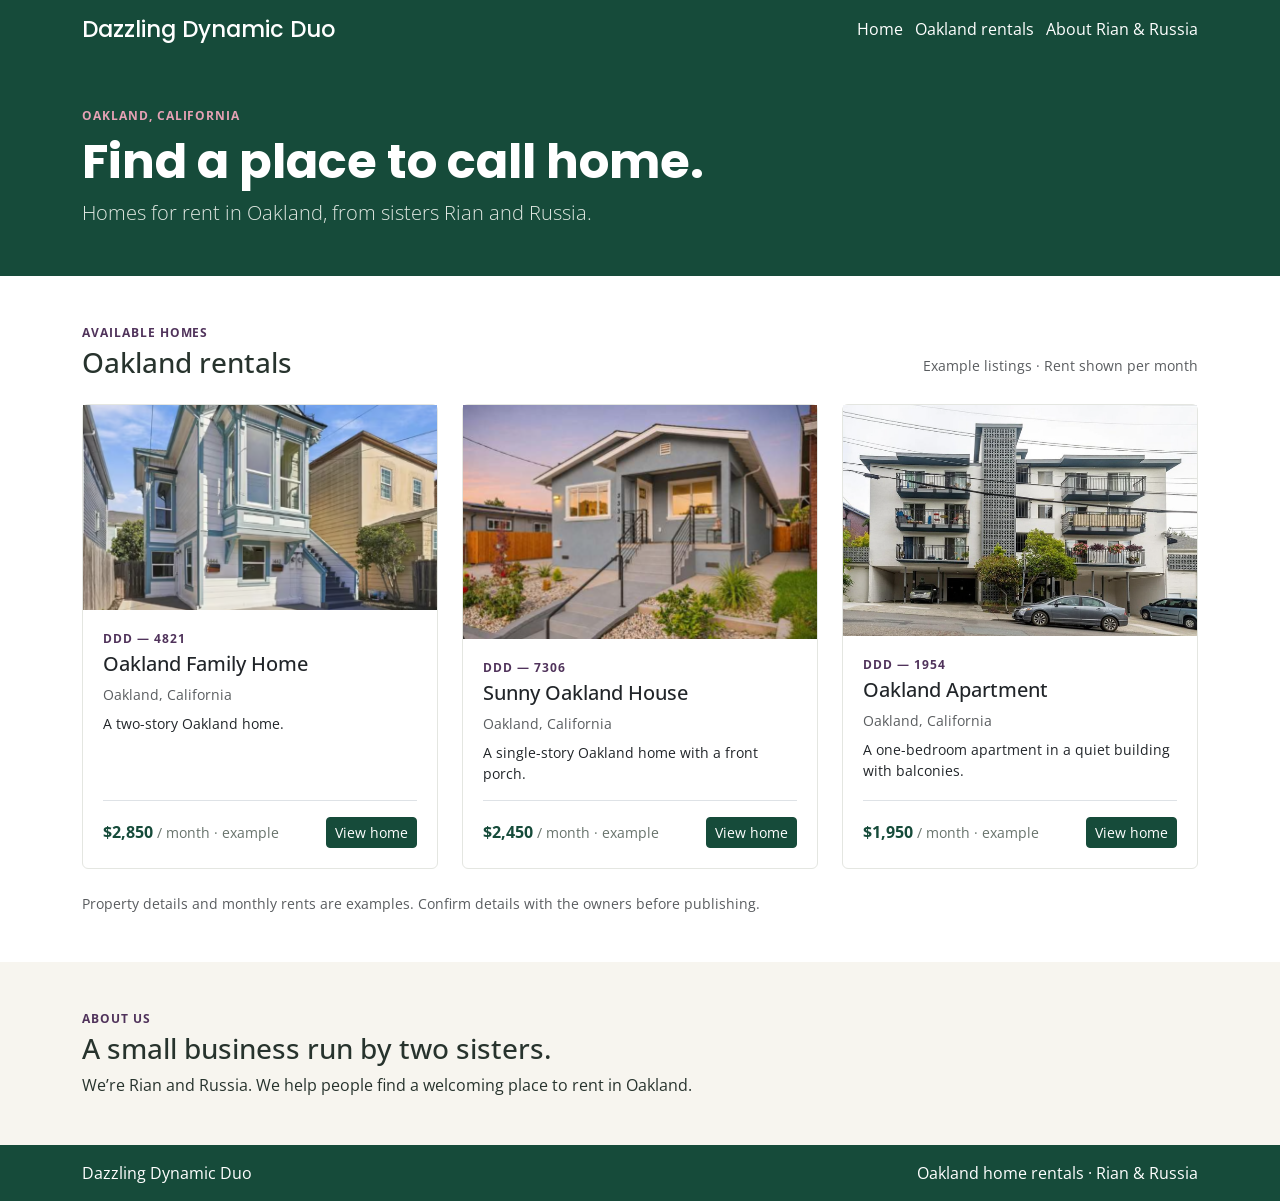
<file: index.html>
<!doctype html>
<html lang="en">
<head>
  <meta charset="utf-8">
  <meta name="viewport" content="width=device-width, initial-scale=1">
  <title>Dazzling Dynamic Duo | Oakland Homes for Rent</title>
  <link href="https://fonts.googleapis.com/css2?family=Open+Sans:wght@400;600;700&family=Poppins:wght@400;600;700&display=swap" rel="stylesheet">
  <link href="https://cdn.jsdelivr.net/npm/bootstrap@5.3.3/dist/css/bootstrap.min.css" rel="stylesheet">
  <link rel="stylesheet" href="style.css">
</head>
<body>
  <header class="site-header">
    <div class="container">
      <h1 id="site-title"><a href="index.html">Dazzling Dynamic Duo</a></h1>
      <nav aria-label="Main navigation">
        <a href="index.html" class="nav-link">Home</a>
        <a href="index.html#homes" class="nav-link">Oakland rentals</a>
        <a href="index.html#about" class="nav-link">About Rian &amp; Russia</a>
      </nav>
    </div>
  </header>

  <main>
    <header class="intro">
      <div class="container py-5">
        <p class="eyebrow mb-2">OAKLAND, CALIFORNIA</p>
        <h1 class="display-5 fw-bold">Find a place to call home.</h1>
        <p class="lead mb-0">Homes for rent in Oakland, from sisters Rian and Russia.</p>
      </div>
    </header>

    <section class="container py-5" id="homes">
      <div class="d-flex flex-wrap justify-content-between align-items-end gap-2 mb-4">
        <div><p class="eyebrow mb-1">AVAILABLE HOMES</p><h2 class="h3 mb-0">Oakland rentals</h2></div>
        <p class="small text-muted mb-1">Example listings · Rent shown per month</p>
      </div>
      <div class="row g-4">
        <article class="col-md-6 col-lg-4">
          <div class="card listing-card h-100">
            <div class="home-photo"><img src="assets/property-4821.png" alt="Oakland two-story house with exterior stairs"></div>
            <div class="card-body d-flex flex-column">
              <p class="eyebrow mb-1">DDD — 4821</p>
              <h3 class="h5">Oakland Family Home</h3>
              <p class="text-muted small mb-2">Oakland, California</p>
              <p class="small">A two-story Oakland home.</p>
              <div class="d-flex justify-content-between align-items-center mt-auto pt-3 border-top">
                <strong class="rent">$2,850 <span>/ month · example</span></strong>
                <a class="btn btn-primary btn-sm" href="property-4821.html">View home</a>
              </div>
            </div>
          </div>
        </article>
        <article class="col-md-6 col-lg-4">
          <div class="card listing-card h-100">
            <div class="home-photo"><img src="assets/property-7306.png" alt="Oakland single-story home with a front porch"></div>
            <div class="card-body d-flex flex-column">
              <p class="eyebrow mb-1">DDD — 7306</p>
              <h3 class="h5">Sunny Oakland House</h3>
              <p class="text-muted small mb-2">Oakland, California</p>
              <p class="small">A single-story Oakland home with a front porch.</p>
              <div class="d-flex justify-content-between align-items-center mt-auto pt-3 border-top">
                <strong class="rent">$2,450 <span>/ month · example</span></strong>
                <a class="btn btn-primary btn-sm" href="property-7306.html">View home</a>
              </div>
            </div>
          </div>
        </article>
        <article class="col-md-6 col-lg-4">
          <div class="card listing-card h-100">
            <div class="home-photo"><img src="assets/property-1954.png" alt="Oakland apartment building with balconies"></div>
            <div class="card-body d-flex flex-column">
              <p class="eyebrow mb-1">DDD — 1954</p>
              <h3 class="h5">Oakland Apartment</h3>
              <p class="text-muted small mb-2">Oakland, California</p>
              <p class="small">A one-bedroom apartment in a quiet building with balconies.
              </p>
              <div class="d-flex justify-content-between align-items-center mt-auto pt-3 border-top">
                <strong class="rent">$1,950 <span>/ month · example</span></strong>
                <a class="btn btn-primary btn-sm" href="property-1954.html">View home</a>
              </div>
            </div>
          </div>
        </article>
      </div>
      <p class="small text-muted mt-4 mb-0">Property details and monthly rents are examples. Confirm details with the owners before publishing.</p>
    </section>

    <section class="about-section py-5" id="about">
      <div class="container">
        <p class="eyebrow mb-1">ABOUT US</p>
        <h2 class="h3">A small business run by two sisters.</h2>
        <p class="mb-0">We’re Rian and Russia. We help people find a welcoming place to rent in Oakland.</p>
      </div>
    </section>
  </main>

  <footer class="site-footer py-3"><div class="container d-flex flex-wrap justify-content-between gap-2"><a href="index.html">Dazzling Dynamic Duo</a><span>Oakland home rentals · Rian &amp; Russia</span></div></footer>
  <script src="https://cdn.jsdelivr.net/npm/bootstrap@5.3.3/dist/js/bootstrap.bundle.min.js"></script>
</body>
</html>
</file>
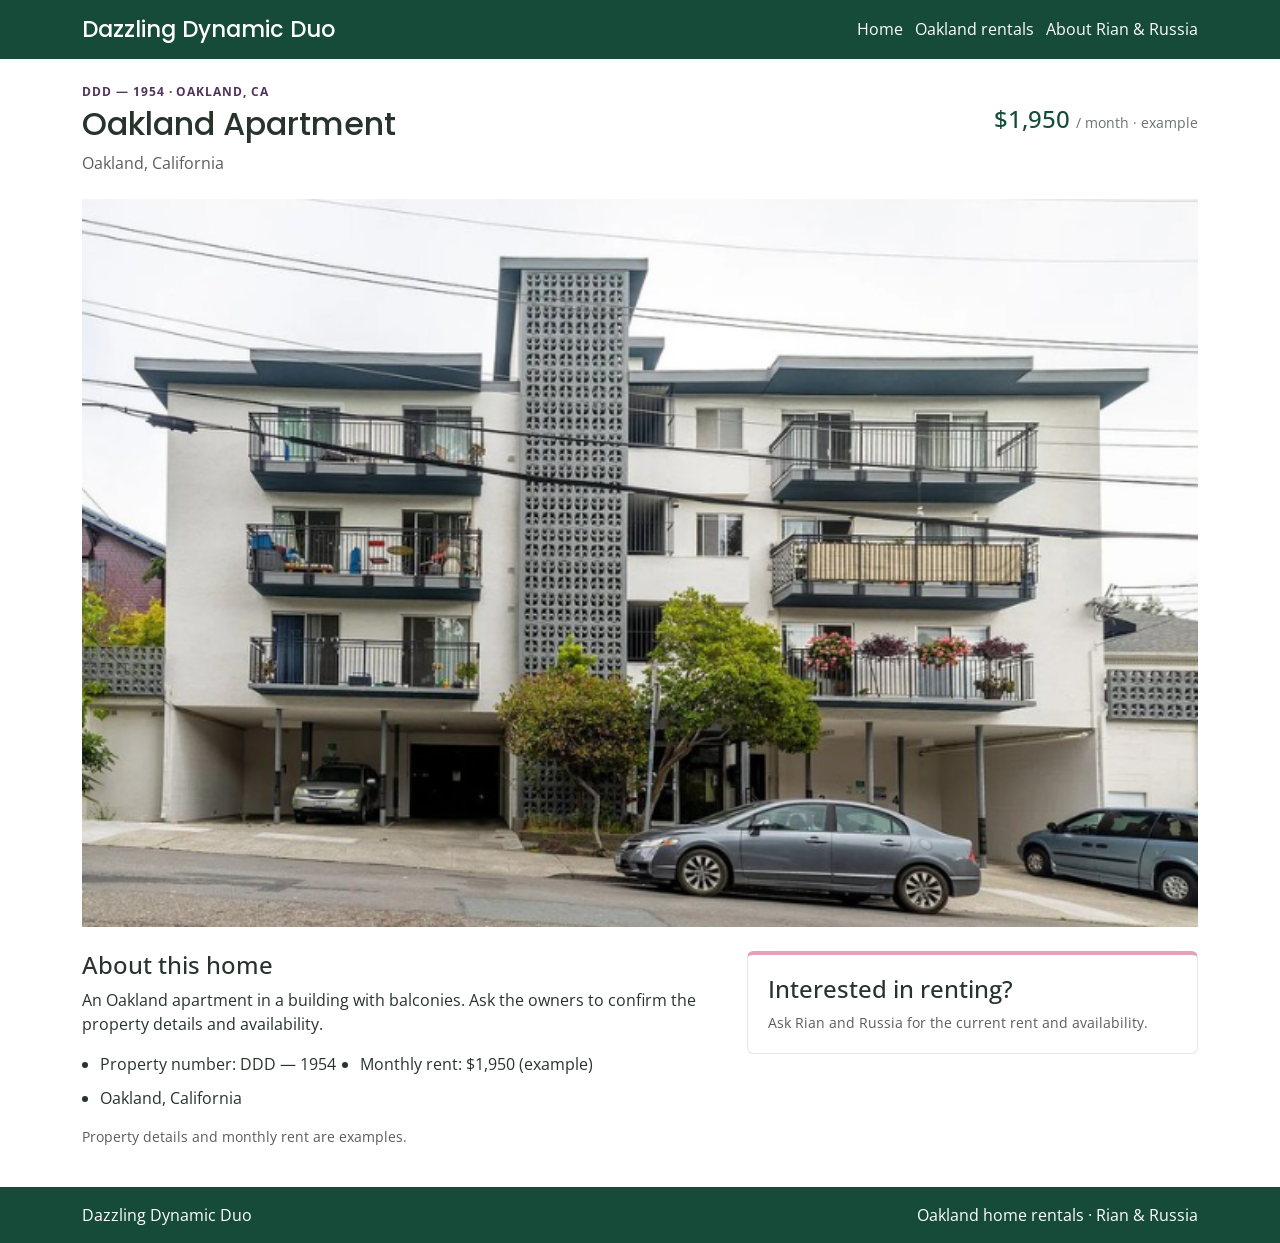
<file: property-1954.html>
<!doctype html>
<html lang="en">
<head>
  <meta charset="utf-8">
  <meta name="viewport" content="width=device-width, initial-scale=1">
  <title>Oakland Garden Home | Dazzling Dynamic Duo</title>
  <link href="https://fonts.googleapis.com/css2?family=Open+Sans:wght@400;600;700&family=Poppins:wght@400;600;700&display=swap" rel="stylesheet">
  <link href="https://cdn.jsdelivr.net/npm/bootstrap@5.3.3/dist/css/bootstrap.min.css" rel="stylesheet">
  <link rel="stylesheet" href="style.css">
</head>
<body>
  <header class="site-header"><div class="container"><h1 id="site-title"><a href="index.html">Dazzling Dynamic Duo</a></h1><nav aria-label="Main navigation"><a href="index.html" class="nav-link">Home</a><a href="index.html#homes" class="nav-link">Oakland rentals</a><a href="index.html#about" class="nav-link">About Rian &amp; Russia</a></nav></div></header>
  <main class="container py-4">
    <p class="eyebrow mb-1">DDD — 1954 · OAKLAND, CA</p>
    <div class="d-flex flex-wrap justify-content-between align-items-start gap-3 mb-4">
      <div><h1 class="h2">Oakland Apartment</h1><p class="text-muted mb-0">Oakland, California</p></div>
      <p class="rent h4 mb-0">$1,950 <span>/ month · example</span></p>
    </div>
    <div class="home-photo home-photo-large mb-4"><img src="assets/property-1954.png" alt="Oakland apartment building with balconies"></div>
    <div class="row g-4">
      <section class="col-lg-7">
        <h2 class="h4">About this home</h2>
        <p>An Oakland apartment in a building with balconies. Ask the owners to confirm the property details and availability.</p>
        <ul class="home-facts">
          <li>Property number: DDD — 1954</li><li>Monthly rent: $1,950 (example)</li><li>Oakland, California</li>
        </ul>
        <p class="small text-muted">Property details and monthly rent are examples.</p>
      </section>
      <section class="col-lg-5">
        <div class="inquiry-card">
          <h2 class="h4">Interested in renting?</h2>
          <p class="small text-muted mb-0">Ask Rian and Russia for the current rent and availability.</p>
        </div>
      </section>
    </div>
  </main>
  <footer class="site-footer py-3"><div class="container d-flex flex-wrap justify-content-between gap-2"><a href="index.html">Dazzling Dynamic Duo</a><span>Oakland home rentals · Rian &amp; Russia</span></div></footer>
  <script src="https://cdn.jsdelivr.net/npm/bootstrap@5.3.3/dist/js/bootstrap.bundle.min.js"></script>
</body>
</html>
</file>
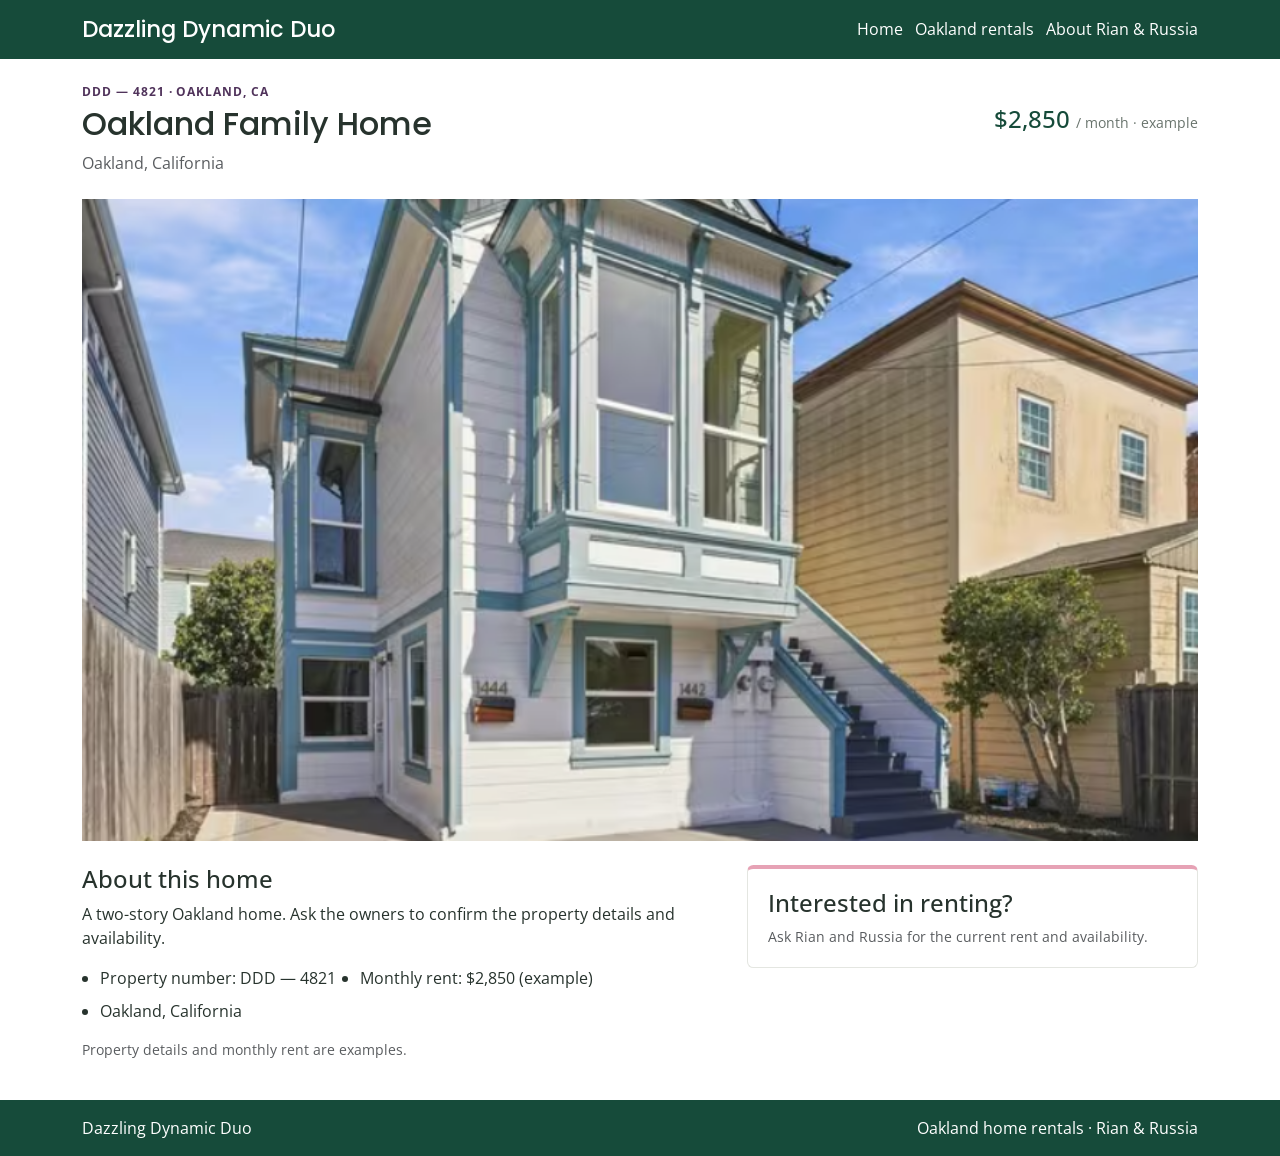
<file: property-4821.html>
<!doctype html>
<html lang="en">
<head>
  <meta charset="utf-8">
  <meta name="viewport" content="width=device-width, initial-scale=1">
  <title>Oakland Family Home | Dazzling Dynamic Duo</title>
  <link href="https://fonts.googleapis.com/css2?family=Open+Sans:wght@400;600;700&family=Poppins:wght@400;600;700&display=swap" rel="stylesheet">
  <link href="https://cdn.jsdelivr.net/npm/bootstrap@5.3.3/dist/css/bootstrap.min.css" rel="stylesheet">
  <link rel="stylesheet" href="style.css">
</head>
<body>
  <header class="site-header"><div class="container"><h1 id="site-title"><a href="index.html">Dazzling Dynamic Duo</a></h1><nav aria-label="Main navigation"><a href="index.html" class="nav-link">Home</a><a href="index.html#homes" class="nav-link">Oakland rentals</a><a href="index.html#about" class="nav-link">About Rian &amp; Russia</a></nav></div></header>
  <main class="container py-4">
    <p class="eyebrow mb-1">DDD — 4821 · OAKLAND, CA</p>
    <div class="d-flex flex-wrap justify-content-between align-items-start gap-3 mb-4">
      <div><h1 class="h2">Oakland Family Home</h1><p class="text-muted mb-0">Oakland, California</p></div>
      <p class="rent h4 mb-0">$2,850 <span>/ month · example</span></p>
    </div>
    <div class="home-photo home-photo-large mb-4"><img src="assets/property-4821.png" alt="Oakland two-story house with exterior stairs"></div>
    <div class="row g-4">
      <section class="col-lg-7">
        <h2 class="h4">About this home</h2>
        <p>A two-story Oakland home. Ask the owners to confirm the property details and availability.</p>
        <ul class="home-facts">
          <li>Property number: DDD — 4821</li><li>Monthly rent: $2,850 (example)</li><li>Oakland, California</li>
        </ul>
        <p class="small text-muted">Property details and monthly rent are examples.</p>
      </section>
      <section class="col-lg-5">
        <div class="inquiry-card">
          <h2 class="h4">Interested in renting?</h2>
          <p class="small text-muted mb-0">Ask Rian and Russia for the current rent and availability.</p>
        </div>
      </section>
    </div>
  </main>
  <footer class="site-footer py-3"><div class="container d-flex flex-wrap justify-content-between gap-2"><a href="index.html">Dazzling Dynamic Duo</a><span>Oakland home rentals · Rian &amp; Russia</span></div></footer>
  <script src="https://cdn.jsdelivr.net/npm/bootstrap@5.3.3/dist/js/bootstrap.bundle.min.js"></script>
</body>
</html>
</file>
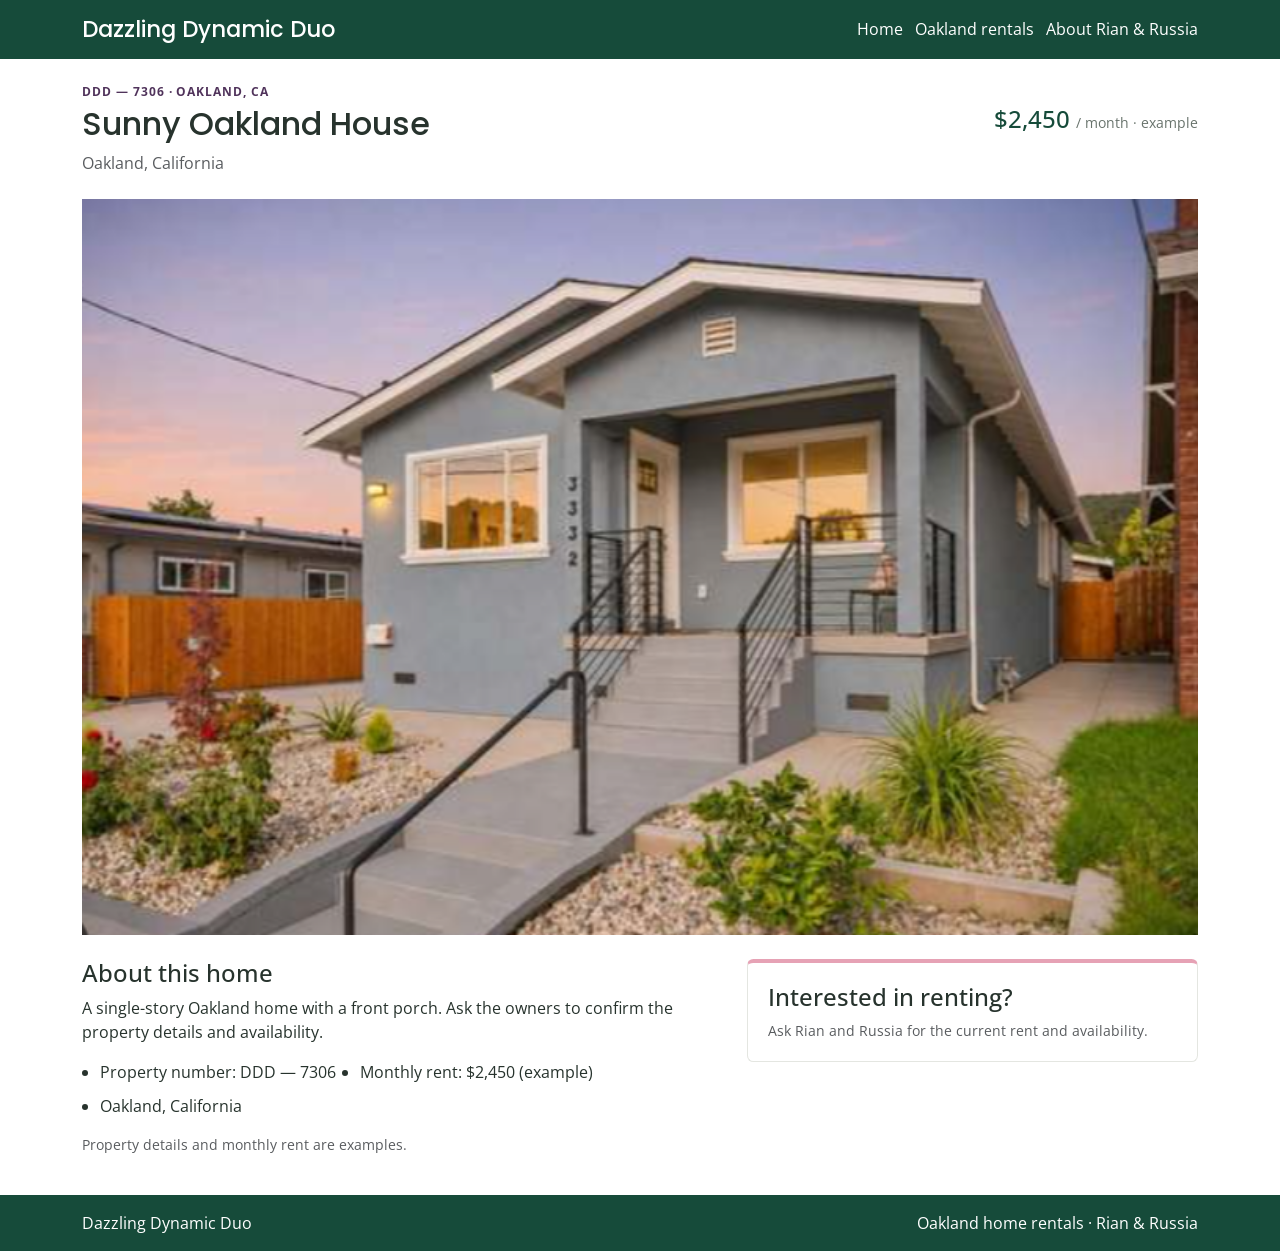
<file: property-7306.html>
<!doctype html>
<html lang="en">
<head>
  <meta charset="utf-8">
  <meta name="viewport" content="width=device-width, initial-scale=1">
  <title>Sunny Oakland House | Dazzling Dynamic Duo</title>
  <link href="https://fonts.googleapis.com/css2?family=Open+Sans:wght@400;600;700&family=Poppins:wght@400;600;700&display=swap" rel="stylesheet">
  <link href="https://cdn.jsdelivr.net/npm/bootstrap@5.3.3/dist/css/bootstrap.min.css" rel="stylesheet">
  <link rel="stylesheet" href="style.css">
</head>
<body>
  <header class="site-header"><div class="container"><h1 id="site-title"><a href="index.html">Dazzling Dynamic Duo</a></h1><nav aria-label="Main navigation"><a href="index.html" class="nav-link">Home</a><a href="index.html#homes" class="nav-link">Oakland rentals</a><a href="index.html#about" class="nav-link">About Rian &amp; Russia</a></nav></div></header>
  <main class="container py-4">
    <p class="eyebrow mb-1">DDD — 7306 · OAKLAND, CA</p>
    <div class="d-flex flex-wrap justify-content-between align-items-start gap-3 mb-4">
      <div><h1 class="h2">Sunny Oakland House</h1><p class="text-muted mb-0">Oakland, California</p></div>
      <p class="rent h4 mb-0">$2,450 <span>/ month · example</span></p>
    </div>
    <div class="home-photo home-photo-large mb-4"><img src="assets/property-7306.png" alt="Oakland single-story home with a front porch"></div>
    <div class="row g-4">
      <section class="col-lg-7">
        <h2 class="h4">About this home</h2>
        <p>A single-story Oakland home with a front porch. Ask the owners to confirm the property details and availability.</p>
        <ul class="home-facts">
          <li>Property number: DDD — 7306</li><li>Monthly rent: $2,450 (example)</li><li>Oakland, California</li>
        </ul>
        <p class="small text-muted">Property details and monthly rent are examples.</p>
      </section>
      <section class="col-lg-5">
        <div class="inquiry-card">
          <h2 class="h4">Interested in renting?</h2>
          <p class="small text-muted mb-0">Ask Rian and Russia for the current rent and availability.</p>
        </div>
      </section>
    </div>
  </main>
  <footer class="site-footer py-3"><div class="container d-flex flex-wrap justify-content-between gap-2"><a href="index.html">Dazzling Dynamic Duo</a><span>Oakland home rentals · Rian &amp; Russia</span></div></footer>
  <script src="https://cdn.jsdelivr.net/npm/bootstrap@5.3.3/dist/js/bootstrap.bundle.min.js"></script>
</body>
</html>
</file>
<file: style.css>
:root {
  --forest: #164b3a;
  --plum: #50335b;
  --pink: #e6a2b5;
  --cream: #f7f5ef;
}

body {
  color: #27332d;
  font-family: "Open Sans", sans-serif;
}

h1 {
  font-family: "Poppins", sans-serif;
}

.site-header {
  padding: 1rem 0;
  background: var(--forest);
}

.site-header .container {
  display: flex;
  flex-wrap: wrap;
  align-items: center;
  justify-content: space-between;
  gap: .75rem 2rem;
}

#site-title {
  margin: 0;
  font-size: 1.4rem;
}

#site-title a,
.site-header .nav-link {
  color: #fff;
  text-decoration: none;
}

.site-header nav {
  display: flex;
  flex-wrap: wrap;
  gap: .25rem .75rem;
}

.site-header .nav-link:hover,
.site-footer a:hover {
  color: var(--pink);
}

.intro {
  color: #fff;
  background: var(--forest);
}

.intro .lead {
  color: #e2e9e3;
}

.eyebrow {
  color: var(--plum);
  font-size: .75rem;
  font-weight: 700;
  letter-spacing: .08em;
  text-transform: uppercase;
}

.intro .eyebrow {
  color: var(--pink);
}

.listing-card {
  border-color: #e4e6e1;
}

.listing-card .card-body {
  padding: 1.25rem;
}

.home-photo {
  display: grid;
  min-height: 205px;
  place-items: center;
  overflow: hidden;
  color: var(--forest);
  background: linear-gradient(135deg, #e8eee8, #f3e8ec);
  font-size: .9rem;
  font-weight: 700;
}

.home-photo img {
  display: block;
  width: 100%;
  height: 100%;
  min-height: inherit;
  object-fit: cover;
}

.home-photo-large {
  min-height: 340px;
}

.rent {
  color: var(--forest);
  white-space: nowrap;
}

.rent span {
  color: #68736c;
  font-size: .85rem;
  font-weight: 400;
}

.btn-primary {
  border-color: var(--forest);
  background: var(--forest);
}

.btn-primary:hover,
.btn-primary:focus {
  border-color: #10392c;
  background: #10392c;
}

.about-section {
  background: var(--cream);
}

.home-facts {
  display: flex;
  flex-wrap: wrap;
  gap: .6rem 1.5rem;
  padding-left: 1.1rem;
}

.inquiry-card {
  padding: 1.25rem;
  border: 1px solid #e4e6e1;
  border-top: 4px solid var(--pink);
  border-radius: .4rem;
}

.form-note {
  color: var(--forest);
  font-size: .85rem;
}

.site-footer {
  color: #fff;
  background: var(--forest);
}

.site-footer a {
  color: #fff;
  text-decoration: none;
}

@media (max-width: 575.98px) {
  .home-photo-large {
    min-height: 230px;
  }
}
</file>
